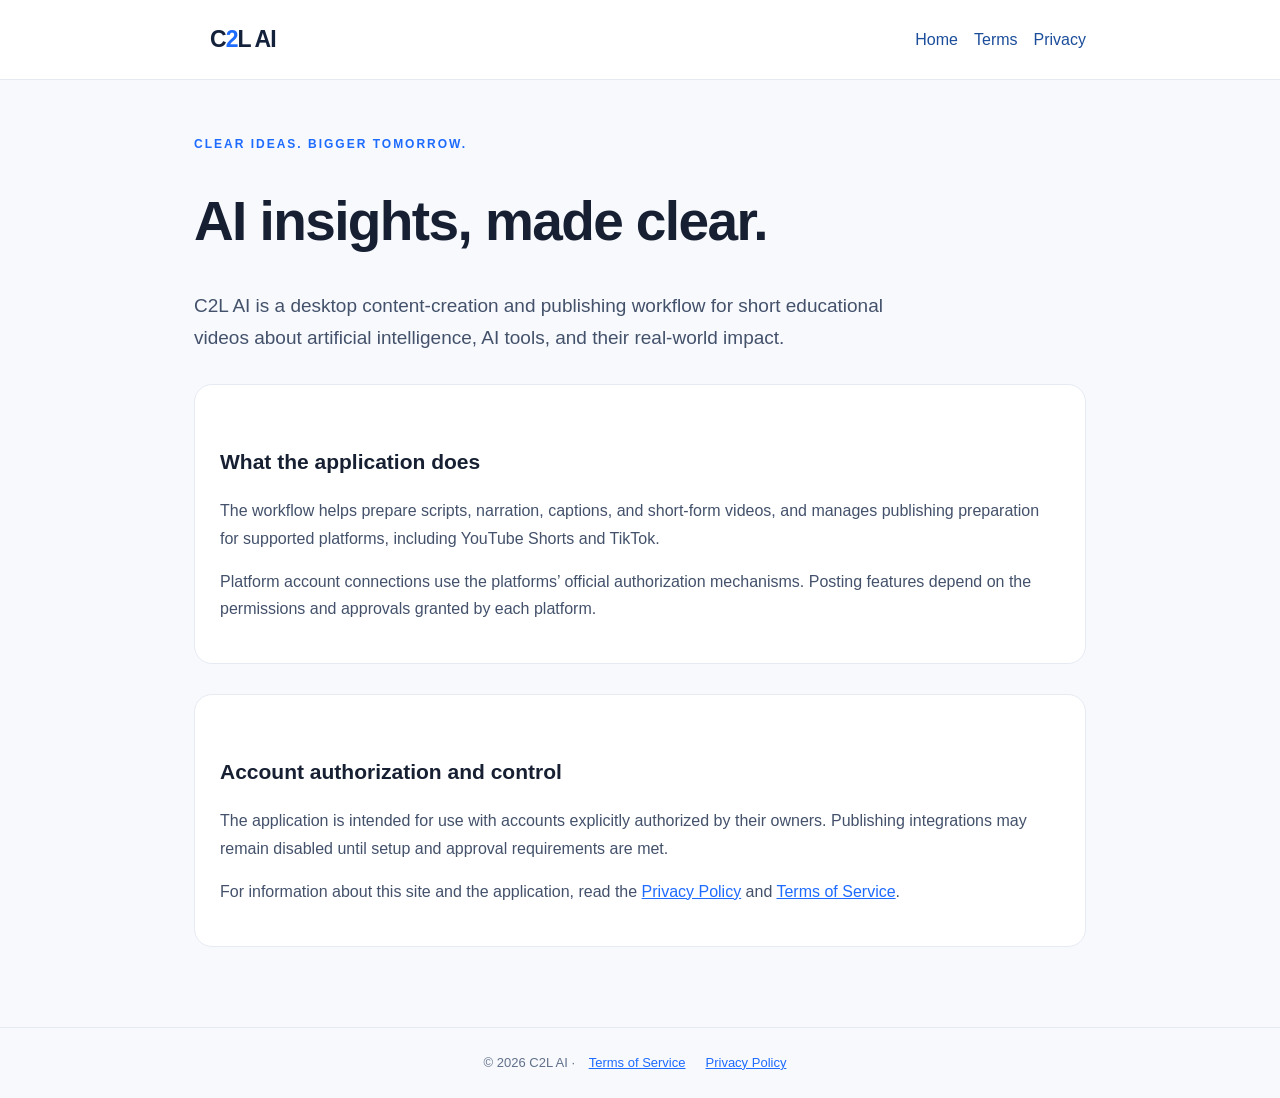
<file: index.html>
<!doctype html><html lang="en"><head><meta charset="utf-8"><meta name="viewport" content="width=device-width,initial-scale=1"><title>Home | C2L AI</title><meta name="description" content="C2L AI desktop application for creating and managing short-form AI educational videos."><link rel="stylesheet" href="styles.css"></head><body><header><nav><a class="logo" href="index.html">C<b>2</b>L AI</a><div><a href="index.html">Home</a><a href="terms.html">Terms</a><a href="privacy.html">Privacy</a></div></nav></header><main><p class="tag">Clear ideas. Bigger tomorrow.</p><h1>AI insights, made clear.</h1><p class="lead">C2L AI is a desktop content-creation and publishing workflow for short educational videos about artificial intelligence, AI tools, and their real-world impact.</p><section class="panel"><h2>What the application does</h2><p>The workflow helps prepare scripts, narration, captions, and short-form videos, and manages publishing preparation for supported platforms, including YouTube Shorts and TikTok.</p><p>Platform account connections use the platforms’ official authorization mechanisms. Posting features depend on the permissions and approvals granted by each platform.</p></section><section class="panel"><h2>Account authorization and control</h2><p>The application is intended for use with accounts explicitly authorized by their owners. Publishing integrations may remain disabled until setup and approval requirements are met.</p><p>For information about this site and the application, read the <a href="privacy.html">Privacy Policy</a> and <a href="terms.html">Terms of Service</a>.</p></section></main><footer>© 2026 C2L AI · <a href="terms.html">Terms of Service</a><a href="privacy.html">Privacy Policy</a></footer></body></html>
</file>
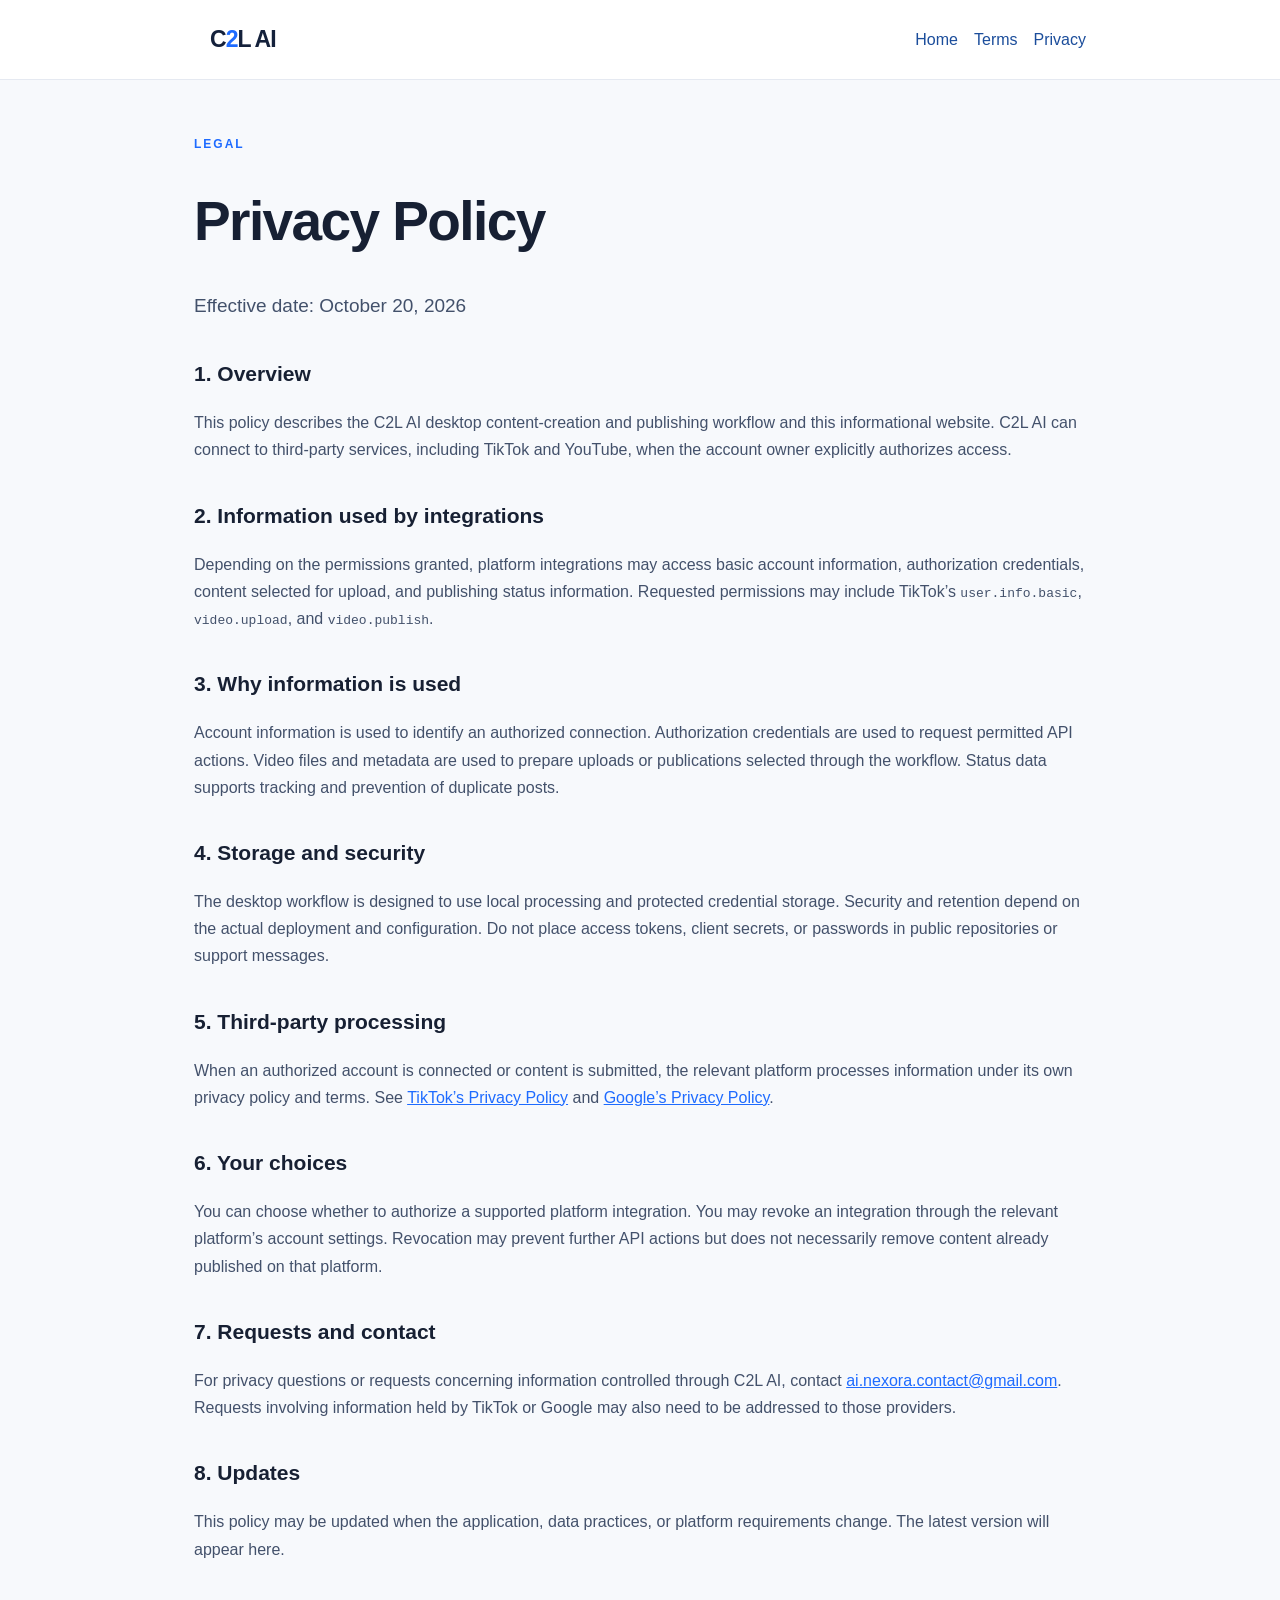
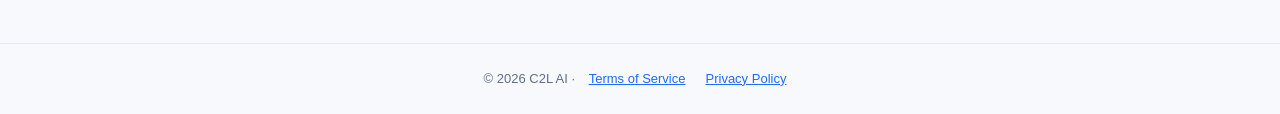
<file: privacy.html>
<!doctype html><html lang="en"><head><meta charset="utf-8"><meta name="viewport" content="width=device-width,initial-scale=1"><title>Privacy Policy | C2L AI</title><meta name="description" content="C2L AI desktop application for creating and managing short-form AI educational videos."><link rel="stylesheet" href="styles.css"></head><body><header><nav><a class="logo" href="index.html">C<b>2</b>L AI</a><div><a href="index.html">Home</a><a href="terms.html">Terms</a><a href="privacy.html">Privacy</a></div></nav></header><main><p class="tag">Legal</p><h1>Privacy Policy</h1><p class="lead">Effective date: October 20, 2026</p><h2>1. Overview</h2><p>This policy describes the C2L AI desktop content-creation and publishing workflow and this informational website. C2L AI can connect to third-party services, including TikTok and YouTube, when the account owner explicitly authorizes access.</p><h2>2. Information used by integrations</h2><p>Depending on the permissions granted, platform integrations may access basic account information, authorization credentials, content selected for upload, and publishing status information. Requested permissions may include TikTok’s <code>user.info.basic</code>, <code>video.upload</code>, and <code>video.publish</code>.</p><h2>3. Why information is used</h2><p>Account information is used to identify an authorized connection. Authorization credentials are used to request permitted API actions. Video files and metadata are used to prepare uploads or publications selected through the workflow. Status data supports tracking and prevention of duplicate posts.</p><h2>4. Storage and security</h2><p>The desktop workflow is designed to use local processing and protected credential storage. Security and retention depend on the actual deployment and configuration. Do not place access tokens, client secrets, or passwords in public repositories or support messages.</p><h2>5. Third-party processing</h2><p>When an authorized account is connected or content is submitted, the relevant platform processes information under its own privacy policy and terms. See <a href="https://www.tiktok.com/legal/page/row/privacy-policy/en" rel="noopener noreferrer">TikTok’s Privacy Policy</a> and <a href="https://policies.google.com/privacy" rel="noopener noreferrer">Google’s Privacy Policy</a>.</p><h2>6. Your choices</h2><p>You can choose whether to authorize a supported platform integration. You may revoke an integration through the relevant platform’s account settings. Revocation may prevent further API actions but does not necessarily remove content already published on that platform.</p><h2>7. Requests and contact</h2><p>For privacy questions or requests concerning information controlled through C2L AI, contact <a href="mailto:ai.nexora.contact@gmail.com">ai.nexora.contact@gmail.com</a>. Requests involving information held by TikTok or Google may also need to be addressed to those providers.</p><h2>8. Updates</h2><p>This policy may be updated when the application, data practices, or platform requirements change. The latest version will appear here.</p></main><footer>© 2026 C2L AI · <a href="terms.html">Terms of Service</a><a href="privacy.html">Privacy Policy</a></footer></body></html>
</file>
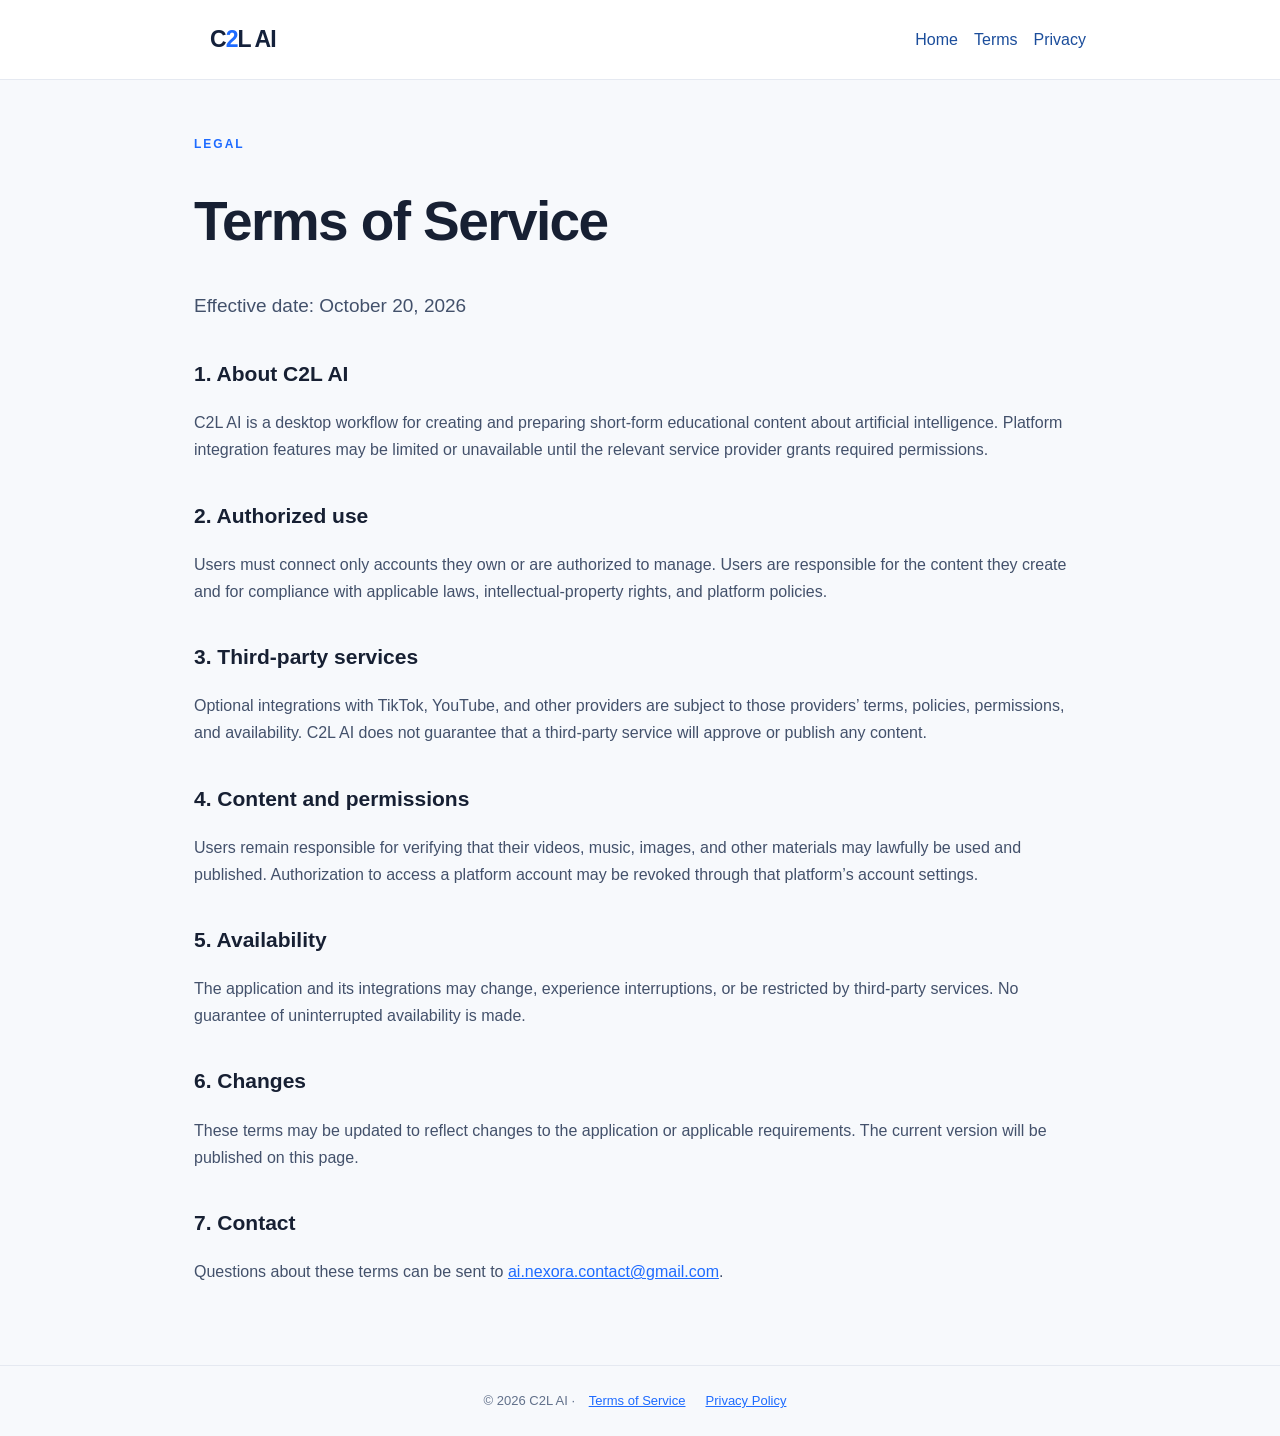
<file: terms.html>
<!doctype html><html lang="en"><head><meta charset="utf-8"><meta name="viewport" content="width=device-width,initial-scale=1"><title>Terms of Service | C2L AI</title><meta name="description" content="C2L AI desktop application for creating and managing short-form AI educational videos."><link rel="stylesheet" href="styles.css"></head><body><header><nav><a class="logo" href="index.html">C<b>2</b>L AI</a><div><a href="index.html">Home</a><a href="terms.html">Terms</a><a href="privacy.html">Privacy</a></div></nav></header><main><p class="tag">Legal</p><h1>Terms of Service</h1><p class="lead">Effective date: October 20, 2026</p><h2>1. About C2L AI</h2><p>C2L AI is a desktop workflow for creating and preparing short-form educational content about artificial intelligence. Platform integration features may be limited or unavailable until the relevant service provider grants required permissions.</p><h2>2. Authorized use</h2><p>Users must connect only accounts they own or are authorized to manage. Users are responsible for the content they create and for compliance with applicable laws, intellectual-property rights, and platform policies.</p><h2>3. Third-party services</h2><p>Optional integrations with TikTok, YouTube, and other providers are subject to those providers’ terms, policies, permissions, and availability. C2L AI does not guarantee that a third-party service will approve or publish any content.</p><h2>4. Content and permissions</h2><p>Users remain responsible for verifying that their videos, music, images, and other materials may lawfully be used and published. Authorization to access a platform account may be revoked through that platform’s account settings.</p><h2>5. Availability</h2><p>The application and its integrations may change, experience interruptions, or be restricted by third-party services. No guarantee of uninterrupted availability is made.</p><h2>6. Changes</h2><p>These terms may be updated to reflect changes to the application or applicable requirements. The current version will be published on this page.</p><h2>7. Contact</h2><p>Questions about these terms can be sent to <a href="mailto:ai.nexora.contact@gmail.com">ai.nexora.contact@gmail.com</a>.</p></main><footer>© 2026 C2L AI · <a href="terms.html">Terms of Service</a><a href="privacy.html">Privacy Policy</a></footer></body></html>
</file>
<file: styles.css>
*{box-sizing:border-box}body{margin:0;background:#f7f9fc;color:#172033;font-family:Inter,Arial,sans-serif;line-height:1.7}header{background:white;border-bottom:1px solid #e5e9f1}nav{max-width:940px;margin:auto;padding:20px 24px;display:flex;align-items:center;justify-content:space-between;gap:20px;flex-wrap:wrap}nav a{color:#1b4d9b;text-decoration:none;margin-left:16px}.logo{font-weight:850;font-size:23px;color:#14213b;letter-spacing:-1px}.logo b{color:#1e6bff}main{max-width:940px;margin:54px auto 80px;padding:0 24px}h1{font-size:clamp(34px,5vw,55px);line-height:1.12;letter-spacing:-1.6px}h2{margin-top:34px;font-size:21px}p,li{color:#43516b}a{color:#1e6bff}.lead{font-size:19px;max-width:700px}.tag{font-size:12px;font-weight:800;letter-spacing:2px;color:#1e6bff;text-transform:uppercase}.panel{background:white;border:1px solid #e6eaf2;border-radius:18px;padding:25px;margin-top:30px}.note{border-left:3px solid #1e6bff;padding-left:16px}footer{border-top:1px solid #e5e9f1;padding:24px;text-align:center;color:#61708a;font-size:13px}footer a{margin:0 10px}
</file>
